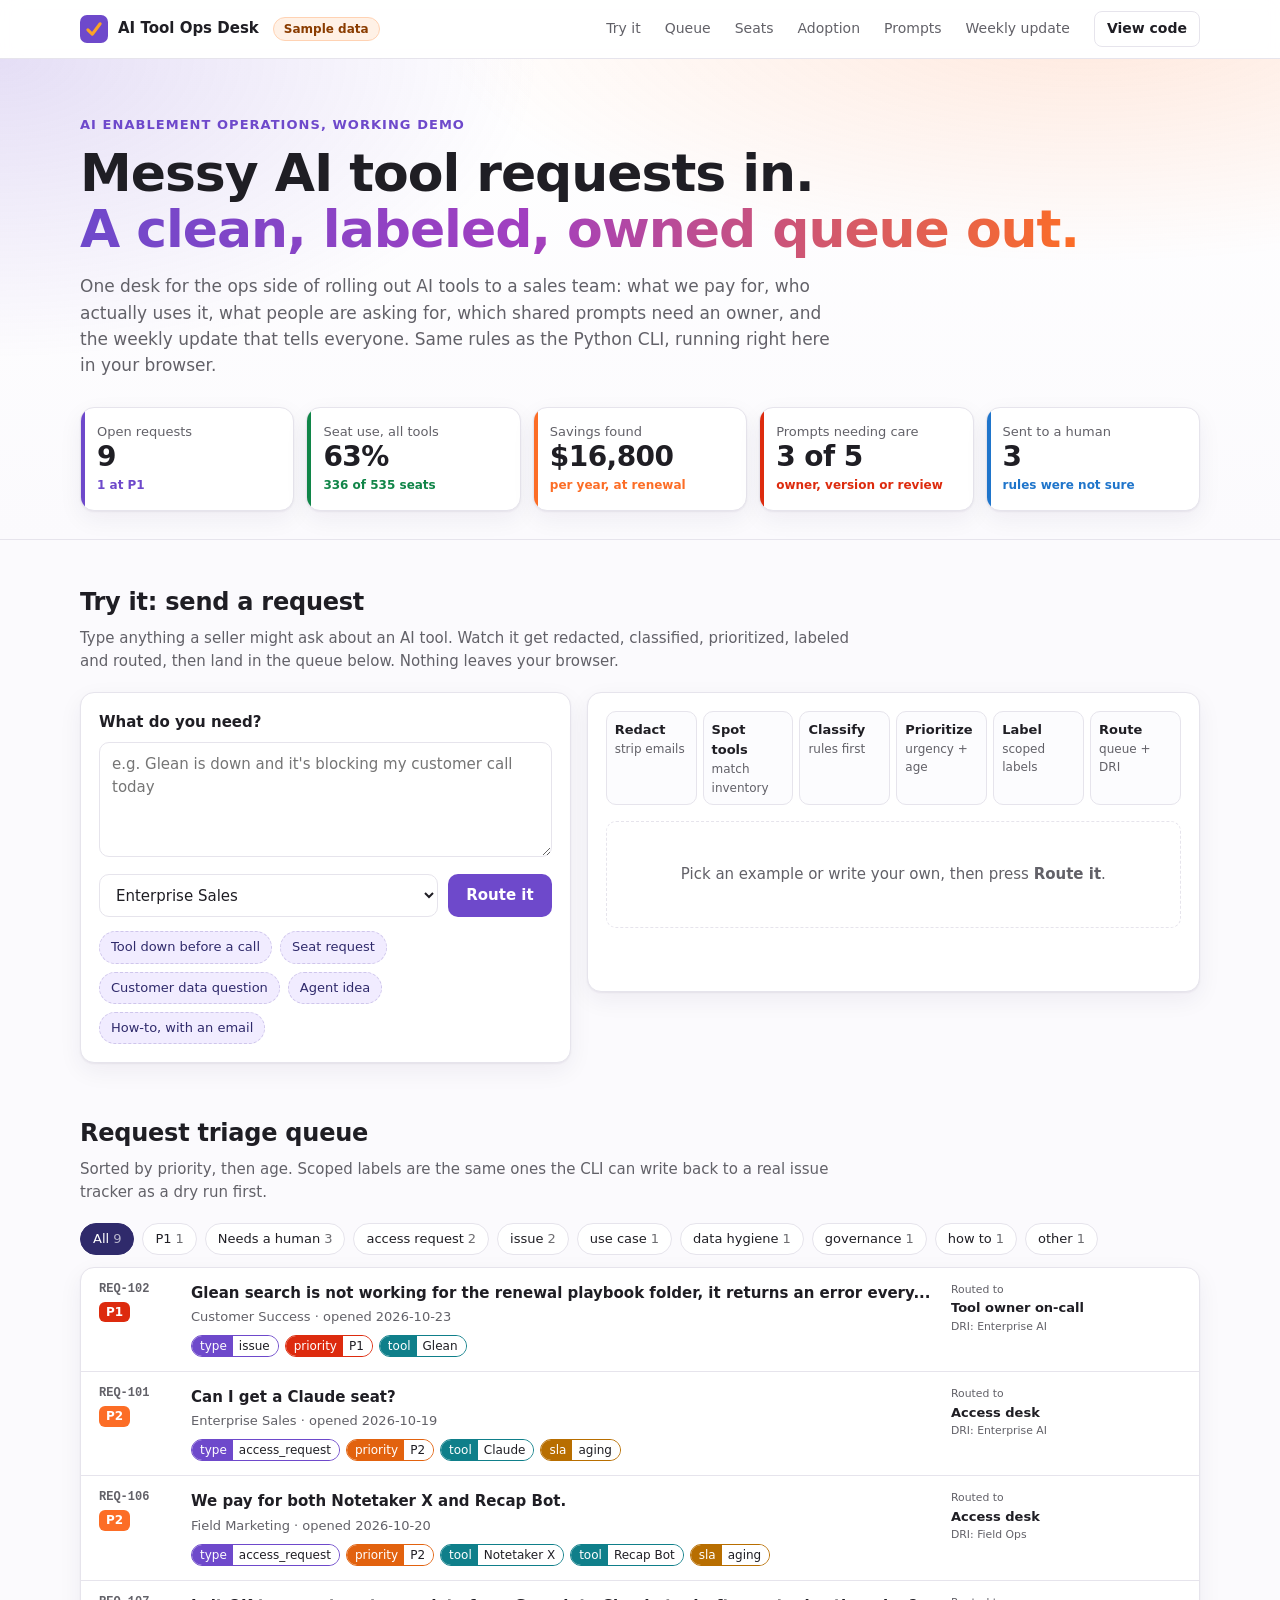
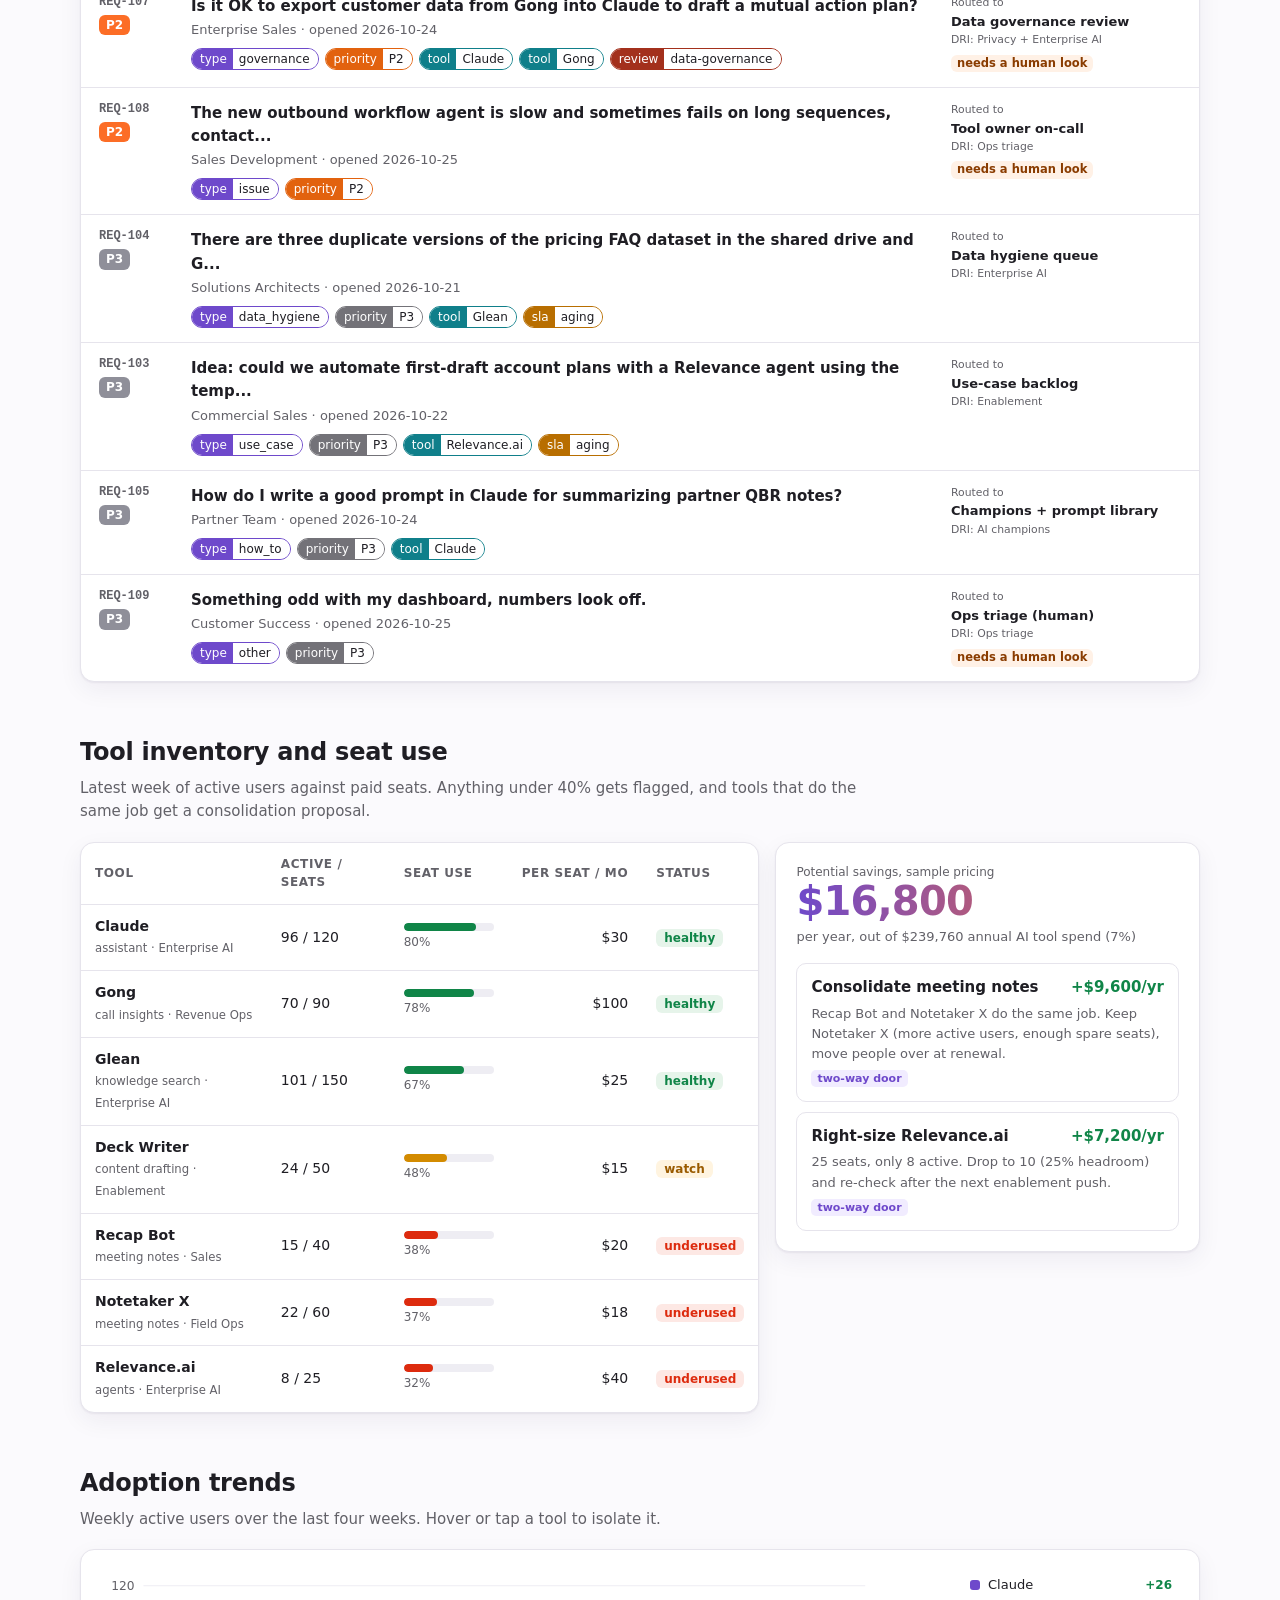
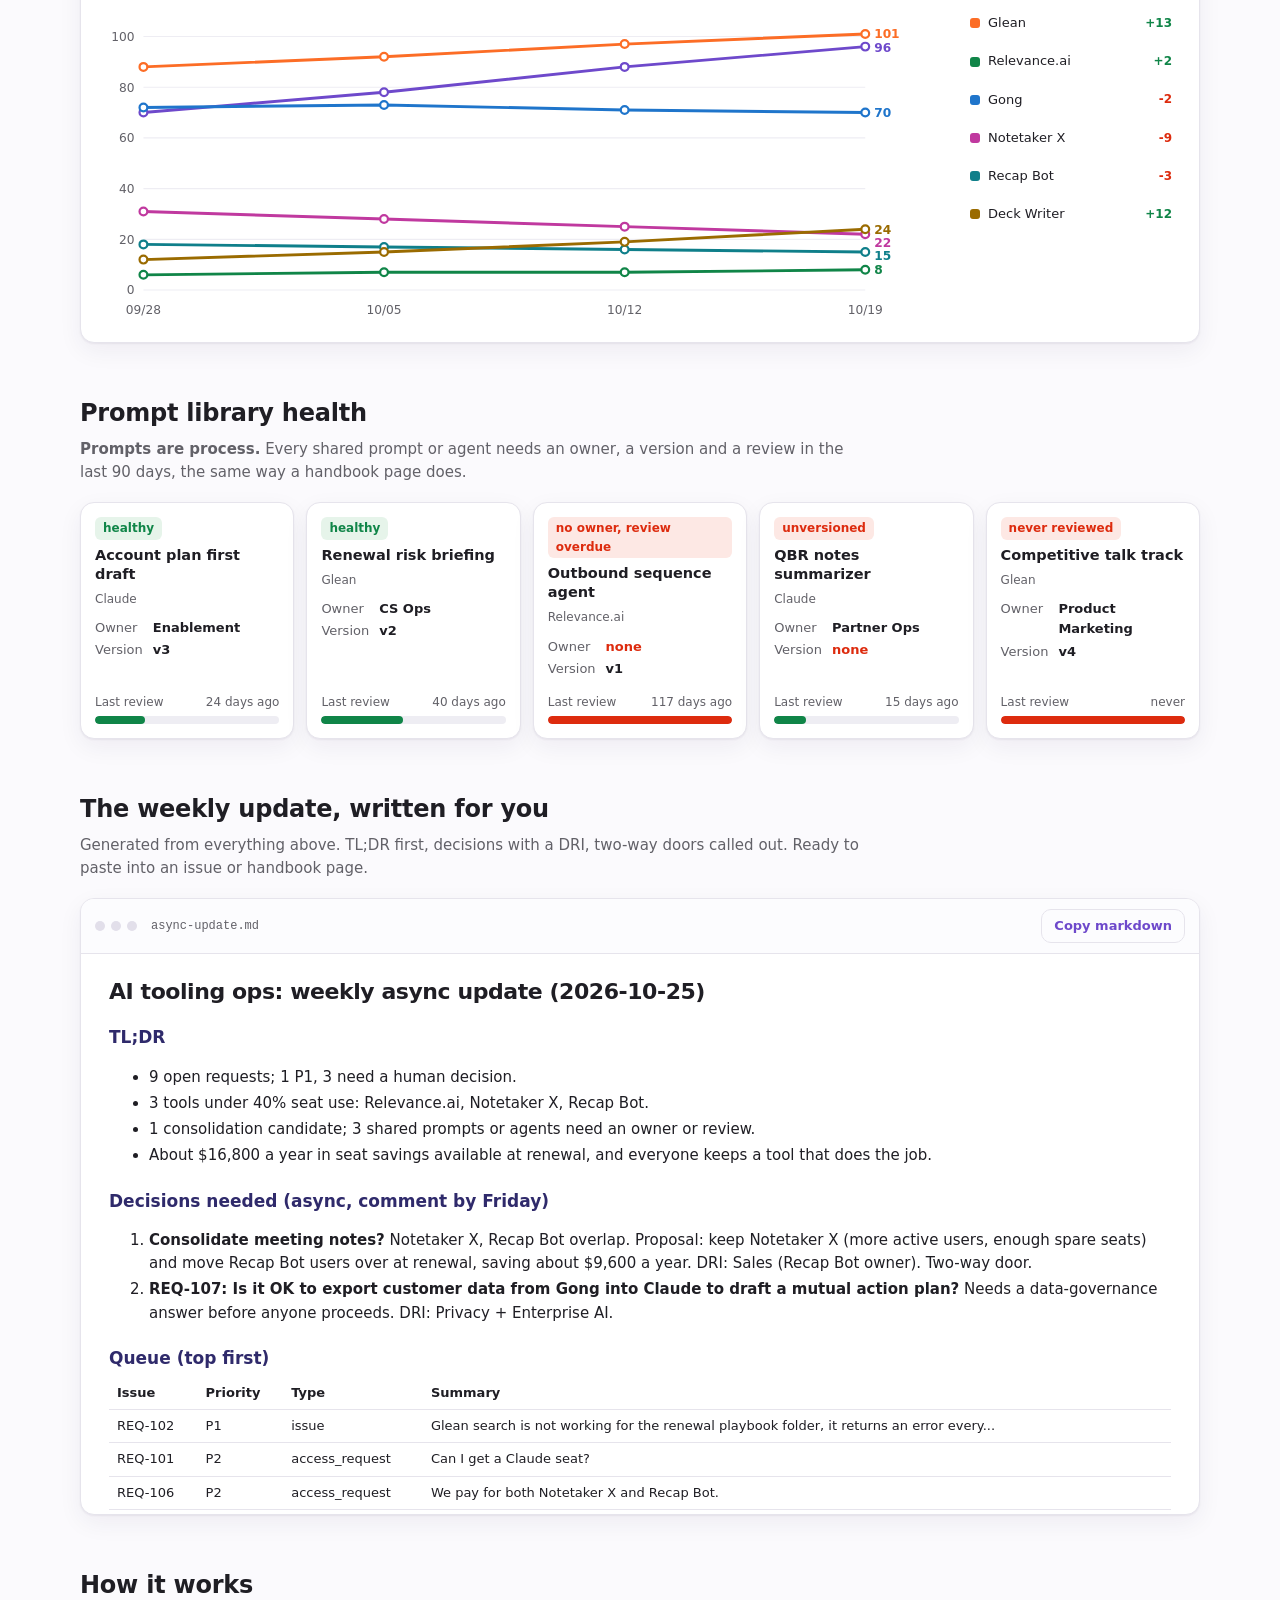
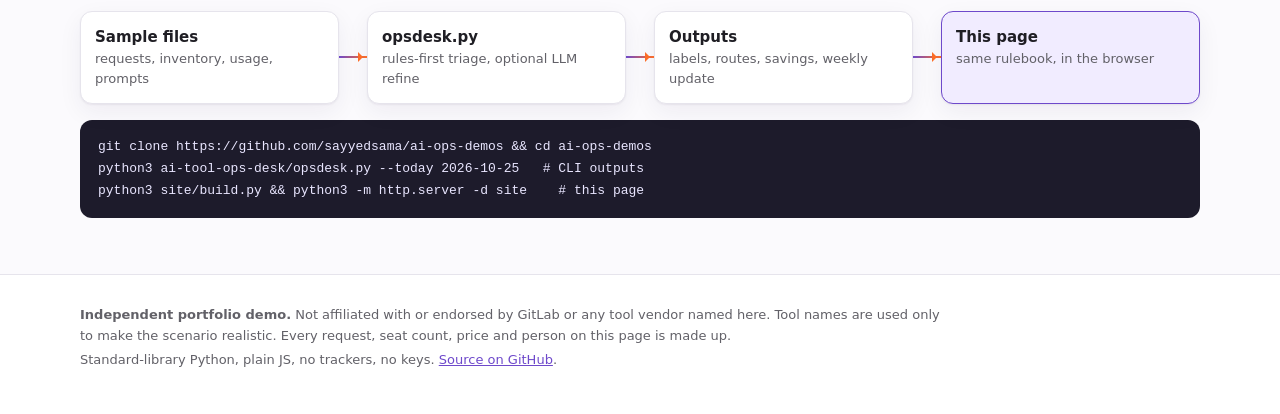
<file: site/index.html>
<!doctype html>
<html lang="en">
<head>
<meta charset="utf-8">
<meta name="viewport" content="width=device-width, initial-scale=1">
<title>AI Tool Ops Desk · live demo with sample data</title>
<meta name="description" content="A working demo of AI enablement ops: tool inventory, seat use, adoption, request triage with scoped labels, prompt library health and an auto-written weekly update. Sample data.">
<meta property="og:title" content="AI Tool Ops Desk · live demo">
<meta property="og:description" content="Messy AI tool requests in. A clean, labeled, owned queue out. Runs in your browser on sample data.">
<link rel="icon" href="data:image/svg+xml,%3Csvg xmlns='http://www.w3.org/2000/svg' viewBox='0 0 32 32'%3E%3Crect width='32' height='32' rx='8' fill='%236e49cb'/%3E%3Cpath d='M9 17l5 5 9-12' stroke='%23fca326' stroke-width='3.5' fill='none' stroke-linecap='round' stroke-linejoin='round'/%3E%3C/svg%3E">
<link rel="stylesheet" href="styles.css">
</head>
<body>
<header class="topbar">
  <div class="wrap topbar-in">
    <a class="brand" href="#top" aria-label="AI Tool Ops Desk home">
      <span class="mark" aria-hidden="true"><svg viewBox="0 0 32 32"><rect width="32" height="32" rx="8"/><path d="M9 17l5 5 9-12"/></svg></span>
      <span>AI Tool Ops Desk</span>
    </a>
    <span class="sample-pill" title="Every name, number and request on this page is made up">Sample data</span>
    <nav class="nav">
      <a href="#try">Try it</a><a href="#queue">Queue</a><a href="#seats">Seats</a><a href="#adoption">Adoption</a><a href="#prompts">Prompts</a><a href="#update">Weekly update</a>
    </nav>
    <a class="gh" href="https://github.com/sayyedsama/ai-ops-demos">View code</a>
  </div>
</header>

<main id="top">
  <section class="hero">
    <div class="wrap">
      <p class="eyebrow">AI enablement operations, working demo</p>
      <h1>Messy AI tool requests in.<br><span class="grad">A clean, labeled, owned queue out.</span></h1>
      <p class="lede">One desk for the ops side of rolling out AI tools to a sales team: what we pay for, who actually uses it, what people are asking for, which shared prompts need an owner, and the weekly update that tells everyone. Same rules as the Python CLI, running right here in your browser.</p>
      <div class="kpis" id="kpis"></div>
    </div>
  </section>

  <section id="try" class="wrap section">
    <div class="sec-head">
      <h2>Try it: send a request</h2>
      <p>Type anything a seller might ask about an AI tool. Watch it get redacted, classified, prioritized, labeled and routed, then land in the queue below. Nothing leaves your browser.</p>
    </div>
    <div class="try">
      <form id="intake" class="panel intake" autocomplete="off">
        <label for="msg">What do you need?</label>
        <textarea id="msg" rows="4" placeholder="e.g. Glean is down and it's blocking my customer call today"></textarea>
        <div class="row">
          <label for="team" class="sr">Team</label>
          <select id="team">
            <option>Enterprise Sales</option><option>Commercial Sales</option><option>Customer Success</option>
            <option>Sales Development</option><option>Solutions Architects</option><option>Partner Team</option>
          </select>
          <button type="submit" class="btn">Route it</button>
        </div>
        <div class="chips" id="examples" aria-label="Example requests"></div>
      </form>
      <div class="panel result" id="result" aria-live="polite">
        <ol class="pipe" id="pipe">
          <li data-step="0"><b>Redact</b><span>strip emails</span></li>
          <li data-step="1"><b>Spot tools</b><span>match inventory</span></li>
          <li data-step="2"><b>Classify</b><span>rules first</span></li>
          <li data-step="3"><b>Prioritize</b><span>urgency + age</span></li>
          <li data-step="4"><b>Label</b><span>scoped labels</span></li>
          <li data-step="5"><b>Route</b><span>queue + DRI</span></li>
        </ol>
        <div id="outcome" class="outcome empty">
          <p>Pick an example or write your own, then press <b>Route it</b>.</p>
        </div>
      </div>
    </div>
  </section>

  <section id="queue" class="wrap section">
    <div class="sec-head">
      <h2>Request triage queue</h2>
      <p>Sorted by priority, then age. Scoped labels are the same ones the CLI can write back to a real issue tracker as a dry run first.</p>
    </div>
    <div class="filters" id="filters" role="toolbar" aria-label="Filter queue"></div>
    <div class="panel"><ul class="queue" id="queue-list"></ul></div>
  </section>

  <section id="seats" class="wrap section">
    <div class="sec-head">
      <h2>Tool inventory and seat use</h2>
      <p>Latest week of active users against paid seats. Anything under 40% gets flagged, and tools that do the same job get a consolidation proposal.</p>
    </div>
    <div class="grid-2">
      <div class="panel"><table class="inv" id="inv"></table></div>
      <div class="panel savings" id="savings"></div>
    </div>
  </section>

  <section id="adoption" class="wrap section">
    <div class="sec-head">
      <h2>Adoption trends</h2>
      <p>Weekly active users over the last four weeks. Hover or tap a tool to isolate it.</p>
    </div>
    <div class="panel chart-panel">
      <div id="chart" class="chart"></div>
      <div id="legend" class="legend"></div>
    </div>
  </section>

  <section id="prompts" class="wrap section">
    <div class="sec-head">
      <h2>Prompt library health</h2>
      <p><b>Prompts are process.</b> Every shared prompt or agent needs an owner, a version and a review in the last 90 days, the same way a handbook page does.</p>
    </div>
    <div class="prompts" id="prompt-cards"></div>
  </section>

  <section id="update" class="wrap section">
    <div class="sec-head">
      <h2>The weekly update, written for you</h2>
      <p>Generated from everything above. TL;DR first, decisions with a DRI, two-way doors called out. Ready to paste into an issue or handbook page.</p>
    </div>
    <div class="panel doc">
      <div class="doc-bar"><span class="dot"></span><span class="dot"></span><span class="dot"></span><span class="doc-name">async-update.md</span>
        <button class="btn ghost" id="copy">Copy markdown</button></div>
      <article id="doc" class="md"></article>
    </div>
  </section>

  <section class="wrap section how">
    <div class="sec-head"><h2>How it works</h2></div>
    <div class="flow">
      <div class="node">Sample files<small>requests, inventory, usage, prompts</small></div><i></i>
      <div class="node">opsdesk.py<small>rules-first triage, optional LLM refine</small></div><i></i>
      <div class="node">Outputs<small>labels, routes, savings, weekly update</small></div><i></i>
      <div class="node hl">This page<small>same rulebook, in the browser</small></div>
    </div>
    <pre class="cmd"><code>git clone https://github.com/sayyedsama/ai-ops-demos && cd ai-ops-demos
python3 ai-tool-ops-desk/opsdesk.py --today 2026-10-25   # CLI outputs
python3 site/build.py && python3 -m http.server -d site    # this page</code></pre>
  </section>
</main>

<footer class="foot">
  <div class="wrap">
    <p><b>Independent portfolio demo.</b> Not affiliated with or endorsed by GitLab or any tool vendor named here. Tool names are used only to make the scenario realistic. Every request, seat count, price and person on this page is made up.</p>
    <p>Standard-library Python, plain JS, no trackers, no keys. <a href="https://github.com/sayyedsama/ai-ops-demos">Source on GitHub</a>.</p>
  </div>
</footer>
<script src="data.js"></script>
<script src="triage.js"></script>
<script src="app.js"></script>
</body>
</html>
</file>
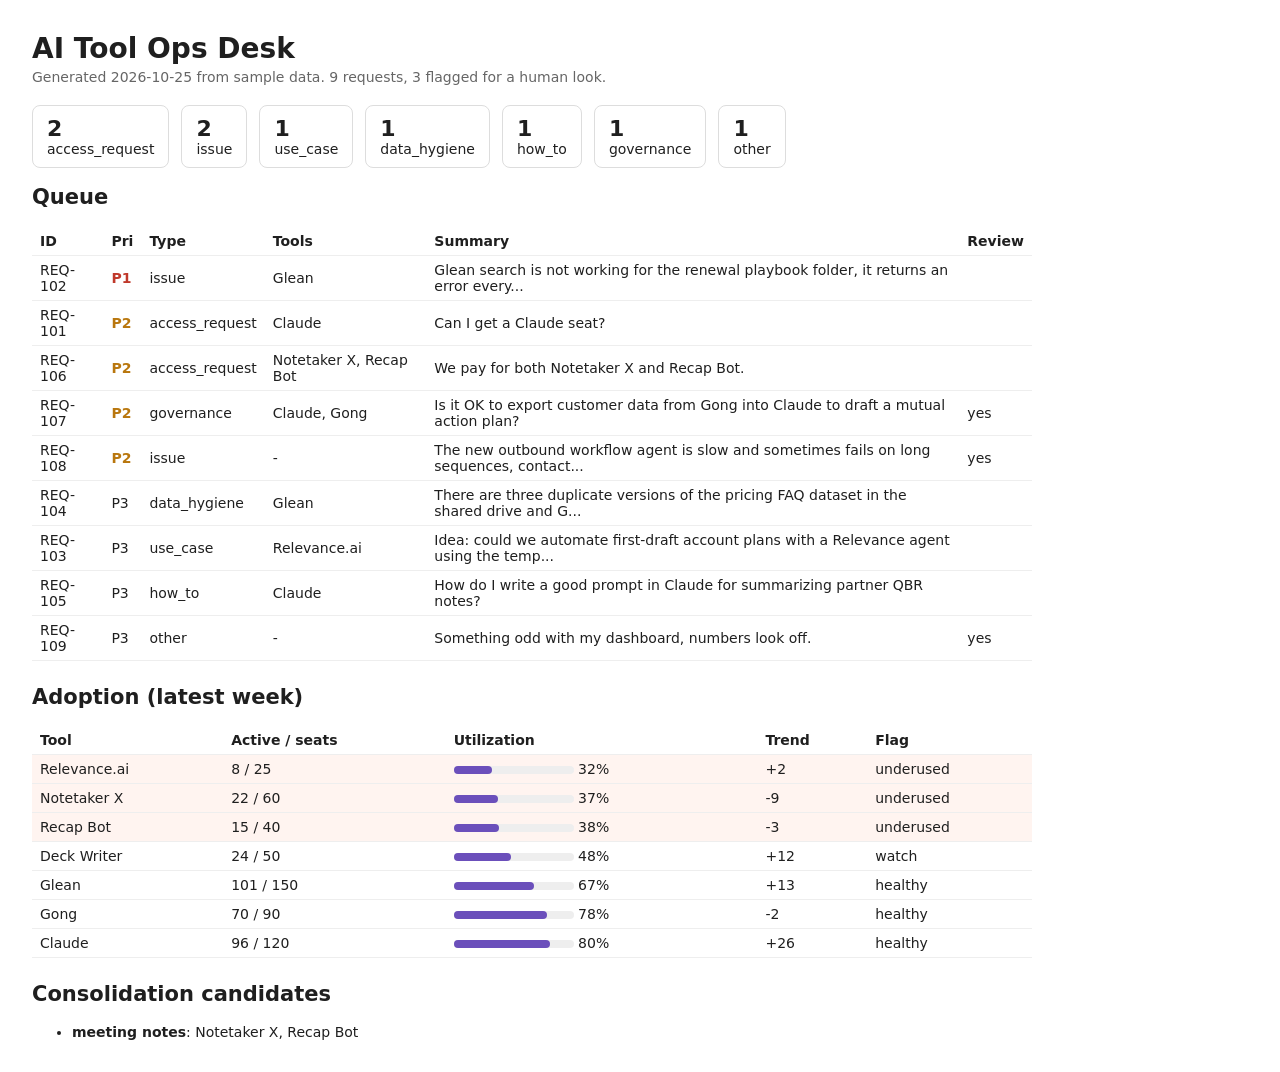
<file: ai-tool-ops-desk/out/dashboard.html>
<!doctype html><html><head><meta charset="utf-8"><title>AI Tool Ops Desk</title>
<style>body{font:14px system-ui,sans-serif;margin:32px;color:#1f1f1f;max-width:1000px}h1{margin:0 0 4px}
.sub{color:#666;margin-bottom:20px}.cards{display:flex;gap:12px;flex-wrap:wrap}.card{border:1px solid #ddd;border-radius:8px;padding:10px 14px}
.card b{display:block;font-size:22px}table{border-collapse:collapse;width:100%;margin:12px 0 24px}td,th{border-bottom:1px solid #eee;padding:6px 8px;text-align:left}
.bar{display:inline-block;width:120px;height:8px;background:#eee;border-radius:4px;vertical-align:middle}.bar span{display:block;height:8px;background:#6b4fbb;border-radius:4px}
.underused td{background:#fff4f0}.p1{color:#c0392b;font-weight:600}.p2{color:#b9770e;font-weight:600}</style></head><body>
<h1>AI Tool Ops Desk</h1><div class="sub">Generated 2026-10-25 from sample data. 9 requests, 3 flagged for a human look.</div>
<div class="cards"><div class='card'><b>2</b><span>access_request</span></div><div class='card'><b>2</b><span>issue</span></div><div class='card'><b>1</b><span>use_case</span></div><div class='card'><b>1</b><span>data_hygiene</span></div><div class='card'><b>1</b><span>how_to</span></div><div class='card'><b>1</b><span>governance</span></div><div class='card'><b>1</b><span>other</span></div></div><h2>Queue</h2><table><tr><th>ID</th><th>Pri</th><th>Type</th><th>Tools</th><th>Summary</th><th>Review</th></tr><tr><td>REQ-102</td><td class='p1'>P1</td><td>issue</td><td>Glean</td><td>Glean search is not working for the renewal playbook folder, it returns an error every...</td><td></td></tr><tr><td>REQ-101</td><td class='p2'>P2</td><td>access_request</td><td>Claude</td><td>Can I get a Claude seat?</td><td></td></tr><tr><td>REQ-106</td><td class='p2'>P2</td><td>access_request</td><td>Notetaker X, Recap Bot</td><td>We pay for both Notetaker X and Recap Bot.</td><td></td></tr><tr><td>REQ-107</td><td class='p2'>P2</td><td>governance</td><td>Claude, Gong</td><td>Is it OK to export customer data from Gong into Claude to draft a mutual action plan?</td><td>yes</td></tr><tr><td>REQ-108</td><td class='p2'>P2</td><td>issue</td><td>-</td><td>The new outbound workflow agent is slow and sometimes fails on long sequences, contact...</td><td>yes</td></tr><tr><td>REQ-104</td><td class='p3'>P3</td><td>data_hygiene</td><td>Glean</td><td>There are three duplicate versions of the pricing FAQ dataset in the shared drive and G...</td><td></td></tr><tr><td>REQ-103</td><td class='p3'>P3</td><td>use_case</td><td>Relevance.ai</td><td>Idea: could we automate first-draft account plans with a Relevance agent using the temp...</td><td></td></tr><tr><td>REQ-105</td><td class='p3'>P3</td><td>how_to</td><td>Claude</td><td>How do I write a good prompt in Claude for summarizing partner QBR notes?</td><td></td></tr><tr><td>REQ-109</td><td class='p3'>P3</td><td>other</td><td>-</td><td>Something odd with my dashboard, numbers look off.</td><td>yes</td></tr></table>
<h2>Adoption (latest week)</h2><table><tr><th>Tool</th><th>Active / seats</th><th>Utilization</th><th>Trend</th><th>Flag</th></tr><tr class='underused'><td>Relevance.ai</td><td>8 / 25</td><td><div class="bar"><span style="width:32%"></span></div> 32%</td><td>+2</td><td>underused</td></tr><tr class='underused'><td>Notetaker X</td><td>22 / 60</td><td><div class="bar"><span style="width:37%"></span></div> 37%</td><td>-9</td><td>underused</td></tr><tr class='underused'><td>Recap Bot</td><td>15 / 40</td><td><div class="bar"><span style="width:38%"></span></div> 38%</td><td>-3</td><td>underused</td></tr><tr class='watch'><td>Deck Writer</td><td>24 / 50</td><td><div class="bar"><span style="width:48%"></span></div> 48%</td><td>+12</td><td>watch</td></tr><tr class='healthy'><td>Glean</td><td>101 / 150</td><td><div class="bar"><span style="width:67%"></span></div> 67%</td><td>+13</td><td>healthy</td></tr><tr class='healthy'><td>Gong</td><td>70 / 90</td><td><div class="bar"><span style="width:78%"></span></div> 78%</td><td>-2</td><td>healthy</td></tr><tr class='healthy'><td>Claude</td><td>96 / 120</td><td><div class="bar"><span style="width:80%"></span></div> 80%</td><td>+26</td><td>healthy</td></tr></table>
<h2>Consolidation candidates</h2><ul><li><b>meeting notes</b>: Notetaker X, Recap Bot</li></ul></body></html>
</file>
<file: site/styles.css>
:root{
  --ink:#1f1e24;--muted:#626168;--line:#e6e4ec;--bg:#fbfafd;--panel:#fff;
  --purple:#6e49cb;--purple-d:#2f2a6b;--purple-l:#f1ecff;--orange:#fc6d26;--amber:#fca326;
  --red:#dd2b0e;--green:#108548;--blue:#1f75cb;--teal:#0f7f8a;
  --r:14px;--shadow:0 1px 2px rgba(30,20,60,.06),0 8px 24px rgba(30,20,60,.06);
}
*{box-sizing:border-box}
html{scroll-behavior:smooth;scroll-padding-top:72px}
body{margin:0;font:15px/1.55 ui-sans-serif,system-ui,-apple-system,"Segoe UI",Roboto,"Helvetica Neue",Arial,sans-serif;color:var(--ink);background:var(--bg);-webkit-font-smoothing:antialiased}
a{color:var(--purple)}
.wrap{max-width:1160px;margin:0 auto;padding:0 20px}
.sr{position:absolute;width:1px;height:1px;overflow:hidden;clip:rect(0 0 0 0)}
/* top bar */
.topbar{position:sticky;top:0;z-index:20;background:rgba(255,255,255,.86);backdrop-filter:saturate(1.6) blur(10px);border-bottom:1px solid var(--line)}
.topbar-in{display:flex;align-items:center;gap:14px;height:58px}
.brand{display:flex;align-items:center;gap:10px;font-weight:700;color:var(--ink);text-decoration:none;white-space:nowrap}
.mark svg{width:28px;height:28px;display:block}.mark rect{fill:var(--purple)}.mark path{stroke:var(--amber);stroke-width:3.5;fill:none;stroke-linecap:round;stroke-linejoin:round}
.sample-pill{font-size:12px;font-weight:600;color:#8a3c00;background:#fff1e6;border:1px solid #ffd2b3;border-radius:99px;padding:2px 10px;white-space:nowrap}
.nav{display:flex;gap:4px;margin-left:auto;overflow-x:auto}
.nav a{color:var(--muted);text-decoration:none;font-size:14px;padding:6px 10px;border-radius:8px;white-space:nowrap}
.nav a:hover{background:var(--purple-l);color:var(--purple)}
.gh{font-size:14px;font-weight:600;text-decoration:none;border:1px solid var(--line);padding:6px 12px;border-radius:8px;white-space:nowrap;color:var(--ink)}
.gh:hover{border-color:var(--purple);color:var(--purple)}
/* hero */
.hero{background:radial-gradient(1100px 420px at 85% -10%,rgba(252,109,38,.16),transparent 60%),radial-gradient(900px 500px at 0% 0%,rgba(110,73,203,.18),transparent 60%),linear-gradient(#fff,var(--bg));padding:56px 0 28px;border-bottom:1px solid var(--line)}
.eyebrow{margin:0 0 10px;font-size:13px;font-weight:700;letter-spacing:.08em;text-transform:uppercase;color:var(--purple)}
h1{font-size:clamp(30px,4.6vw,52px);line-height:1.08;letter-spacing:-.02em;margin:0 0 16px}
.grad{background:linear-gradient(90deg,var(--purple),#a23fc0 45%,var(--orange));-webkit-background-clip:text;background-clip:text;color:transparent}
.lede{max-width:760px;font-size:17px;color:var(--muted);margin:0 0 28px}
.kpis{display:grid;grid-template-columns:repeat(5,1fr);gap:12px}
.kpi{background:var(--panel);border:1px solid var(--line);border-radius:var(--r);padding:14px 16px;box-shadow:var(--shadow);position:relative;overflow:hidden}
.kpi:before{content:"";position:absolute;inset:0 auto 0 0;width:4px;background:var(--c,var(--purple))}
.kpi b{display:block;font-size:28px;line-height:1.1;letter-spacing:-.02em;font-variant-numeric:tabular-nums}
.kpi span{display:block;font-size:13px;color:var(--muted)}
.kpi em{font-style:normal;font-size:12px;font-weight:600;color:var(--c,var(--purple))}
.kpi.bump{animation:bump .6s ease}
@keyframes bump{40%{transform:translateY(-3px);box-shadow:0 10px 28px rgba(110,73,203,.25)}}
/* sections */
.section{padding:44px 20px 8px}
.sec-head h2{font-size:24px;letter-spacing:-.01em;margin:0 0 6px}
.sec-head p{margin:0 0 18px;color:var(--muted);max-width:780px}
.panel{background:var(--panel);border:1px solid var(--line);border-radius:var(--r);box-shadow:var(--shadow)}
.grid-2{display:grid;grid-template-columns:1.6fr 1fr;gap:16px;align-items:start}
.btn{font:inherit;font-weight:600;background:var(--purple);color:#fff;border:0;border-radius:10px;padding:10px 18px;cursor:pointer;transition:transform .1s,background .2s}
.btn:hover{background:#5b37b8}.btn:active{transform:scale(.98)}
.btn.ghost{background:transparent;color:var(--purple);border:1px solid var(--line);padding:6px 12px;font-size:13px}
.btn.ghost:hover{border-color:var(--purple)}
/* try it */
.try{display:grid;grid-template-columns:1fr 1.25fr;gap:16px;align-items:start}
.intake{padding:18px}
.intake label{font-weight:600;display:block;margin-bottom:8px}
textarea,select{font:inherit;width:100%;border:1px solid var(--line);border-radius:10px;padding:10px 12px;background:#fff;color:var(--ink)}
textarea:focus,select:focus{outline:2px solid rgba(110,73,203,.35);border-color:var(--purple)}
textarea{resize:vertical;min-height:96px}
.row{display:flex;gap:10px;margin-top:10px}.row select{flex:1}
.chips{display:flex;flex-wrap:wrap;gap:8px;margin-top:14px}
.chip{font:inherit;font-size:13px;border:1px dashed #cfc6ec;background:var(--purple-l);color:var(--purple-d);border-radius:99px;padding:5px 11px;cursor:pointer;text-align:left}
.chip:hover{border-style:solid;border-color:var(--purple)}
.result{padding:18px;min-height:300px}
.pipe{list-style:none;margin:0 0 16px;padding:0;display:grid;grid-template-columns:repeat(6,1fr);gap:6px;counter-reset:s}
.pipe li{position:relative;border:1px solid var(--line);border-radius:10px;padding:8px 8px 7px;font-size:12px;color:var(--muted);background:#fcfcfe;transition:all .25s}
.pipe li b{display:block;font-size:13px;color:var(--ink)}
.pipe li.on{border-color:var(--purple);background:var(--purple-l);color:var(--purple-d)}
.pipe li.on:after{content:"✓";position:absolute;top:6px;right:8px;color:var(--purple);font-weight:700}
.outcome.empty{color:var(--muted);border:1px dashed var(--line);border-radius:10px;padding:26px;text-align:center}
.issue{border:1px solid var(--line);border-radius:12px;overflow:hidden;animation:rise .35s ease}
@keyframes rise{from{opacity:0;transform:translateY(6px)}}
.issue-h{padding:14px 16px;border-bottom:1px solid var(--line)}
.issue-h .meta{font-size:12px;color:var(--muted)}
.issue-h h3{margin:4px 0 10px;font-size:17px;line-height:1.35}
.issue-b{display:grid;grid-template-columns:1fr 1fr;gap:0}
.issue-b>div{padding:12px 16px;border-right:1px solid var(--line);border-bottom:1px solid var(--line)}
.issue-b>div:nth-child(2n){border-right:0}
.issue-b small{display:block;color:var(--muted);font-size:12px}
.issue-b strong{font-size:14px}
.why{padding:12px 16px;font-size:13px;color:var(--muted);background:#fcfcfe;border-bottom:1px solid var(--line)}
.why code{background:var(--purple-l);color:var(--purple-d);padding:1px 5px;border-radius:5px;font-size:12px}
.notif{display:flex;gap:10px;padding:12px 16px;align-items:flex-start;background:#fff}
.notif .av{flex:none;width:30px;height:30px;border-radius:8px;background:var(--purple);display:grid;place-items:center;color:#fff;font-weight:700;font-size:13px}
.notif p{margin:0;font-size:13.5px}.notif p b{font-size:13px}
.notif .bot{font-size:11px;color:#fff;background:#8f8f99;border-radius:4px;padding:0 4px;margin-left:4px;vertical-align:1px}
.sheet{font:12px ui-monospace,SFMono-Regular,Menlo,monospace;padding:10px 16px;background:#f6fbf7;color:#205c33;border-top:1px solid var(--line);overflow-x:auto;white-space:nowrap}
/* labels, GitLab-style scoped pills */
.labels{display:flex;flex-wrap:wrap;gap:6px}
.lbl{display:inline-flex;font-size:12px;line-height:20px;border-radius:99px;overflow:hidden;border:1.5px solid var(--lc);white-space:nowrap}
.lbl .k{background:var(--lc);color:#fff;padding:0 6px 0 8px}
.lbl .v{background:#fff;color:var(--ink);padding:0 8px 0 6px}
/* filters + queue */
.filters{display:flex;flex-wrap:wrap;gap:8px;margin-bottom:12px}
.filters button{font:inherit;font-size:13px;border:1px solid var(--line);background:#fff;border-radius:99px;padding:5px 12px;cursor:pointer;color:var(--ink)}
.filters button[aria-pressed=true]{background:var(--purple-d);border-color:var(--purple-d);color:#fff}
.filters button span{opacity:.65;margin-left:4px}
.queue{list-style:none;margin:0;padding:0}
.queue li{display:grid;grid-template-columns:78px 1fr 230px;gap:14px;padding:14px 18px;border-bottom:1px solid var(--line);align-items:start}
.queue li:last-child{border-bottom:0}
.queue li.new{background:linear-gradient(90deg,#fff6ef,transparent);animation:flash 1.8s ease}
@keyframes flash{0%{background:#ffe3cf}}
.qid{font:600 12px ui-monospace,SFMono-Regular,Menlo,monospace;color:var(--muted)}
.pri{display:inline-block;margin-top:6px;font-size:12px;font-weight:700;border-radius:6px;padding:1px 7px;color:#fff}
.pri.P1{background:var(--red)}.pri.P2{background:var(--orange)}.pri.P3{background:#8f8f99}
.qtext{font-weight:600}
.qsub{font-size:13px;color:var(--muted);margin:2px 0 8px}
.qroute{font-size:13px}
.qroute small{display:block;color:var(--muted)}
.flag{display:inline-block;font-size:11.5px;font-weight:600;color:#8a3c00;background:#fff1e6;border-radius:6px;padding:0 6px;margin-top:6px}
/* inventory */
.inv{width:100%;border-collapse:collapse;font-size:14px}
.inv th{font-size:12px;text-transform:uppercase;letter-spacing:.05em;color:var(--muted);text-align:left;font-weight:600;padding:12px 14px;border-bottom:1px solid var(--line)}
.inv td{padding:11px 14px;border-bottom:1px solid var(--line);vertical-align:middle}
.inv tr:last-child td{border-bottom:0}
.inv .tool b{display:block}.inv .tool small{color:var(--muted)}
.meter{height:8px;background:#eeedf3;border-radius:99px;overflow:hidden;min-width:90px}
.meter span{display:block;height:100%;border-radius:99px;background:var(--mc,var(--green));width:0;transition:width .9s cubic-bezier(.2,.8,.2,1)}
.pct{font-size:12px;color:var(--muted);font-variant-numeric:tabular-nums}
.tag{font-size:12px;font-weight:600;border-radius:6px;padding:2px 8px;white-space:nowrap}
.tag.healthy{background:#e6f4ea;color:var(--green)}.tag.watch{background:#fff4e0;color:#9a5b00}.tag.underused{background:#fde8e4;color:var(--red)}
.num{text-align:right;font-variant-numeric:tabular-nums;white-space:nowrap}
.savings{padding:20px}
.savings .big{font-size:40px;font-weight:800;letter-spacing:-.02em;line-height:1;background:linear-gradient(90deg,var(--purple),var(--orange));-webkit-background-clip:text;background-clip:text;color:transparent}
.savings .of{color:var(--muted);font-size:13px;margin:6px 0 16px}
.move{border:1px solid var(--line);border-radius:10px;padding:12px 14px;margin-top:10px}
.move .h{display:flex;justify-content:space-between;gap:8px;font-weight:600}
.move .h span{color:var(--green);white-space:nowrap}
.move p{margin:4px 0 0;font-size:13px;color:var(--muted)}
.door{display:inline-block;font-size:11px;font-weight:700;color:var(--purple);background:var(--purple-l);border-radius:5px;padding:0 6px;margin-top:6px}
/* chart */
.chart-panel{padding:18px;display:grid;grid-template-columns:1fr 220px;gap:18px}
.chart svg{width:100%;height:auto;display:block}
.chart .gridl{stroke:#eeedf3}.chart text{font-size:11px;fill:var(--muted)}
.chart .ln{fill:none;stroke-width:2.6;stroke-linecap:round;stroke-linejoin:round;transition:opacity .2s;stroke-dasharray:var(--len);stroke-dashoffset:var(--len);animation:draw 1.2s ease forwards}
@keyframes draw{to{stroke-dashoffset:0}}
.chart .pt{transition:opacity .2s}
.chart.focus .ln,.chart.focus .pt,.chart.focus .end{opacity:.12}
.chart.focus .on{opacity:1!important}
.legend{display:flex;flex-direction:column;gap:4px}
.legend button{font:inherit;font-size:13px;display:flex;align-items:center;gap:8px;border:1px solid transparent;background:none;border-radius:8px;padding:6px 8px;cursor:pointer;text-align:left;color:var(--ink)}
.legend button:hover,.legend button.on{border-color:var(--line);background:#fcfcfe}
.legend i{width:10px;height:10px;border-radius:3px;flex:none}
.legend em{margin-left:auto;font-style:normal;font-weight:700;font-size:12px}
.legend em.up{color:var(--green)}.legend em.down{color:var(--red)}
/* prompts */
.prompts{display:grid;grid-template-columns:repeat(5,1fr);gap:12px}
.pc{padding:14px;display:flex;flex-direction:column;gap:6px}
.pc h4{margin:0;font-size:14.5px;line-height:1.3}
.pc .plat{font-size:12px;color:var(--muted)}
.pc dl{margin:4px 0 0;display:grid;grid-template-columns:auto 1fr;gap:2px 10px;font-size:13px}
.pc dt{color:var(--muted)}.pc dd{margin:0;font-weight:600}
.pc dd.miss{color:var(--red)}
.fresh{margin-top:auto;padding-top:8px}
.fresh small{display:flex;justify-content:space-between;color:var(--muted);font-size:12px;margin-bottom:4px}
.pc .st{font-size:12px;font-weight:600;border-radius:6px;padding:2px 8px;align-self:flex-start}
.pc .st.ok{background:#e6f4ea;color:var(--green)}.pc .st.bad{background:#fde8e4;color:var(--red)}
/* doc */
.doc{overflow:hidden}
.doc-bar{display:flex;align-items:center;gap:6px;padding:10px 14px;border-bottom:1px solid var(--line);background:#fcfcfe}
.doc-bar .dot{width:10px;height:10px;border-radius:50%;background:#e2dfea}
.doc-name{font:12px ui-monospace,SFMono-Regular,Menlo,monospace;color:var(--muted);margin-left:8px}
.doc-bar .btn{margin-left:auto}
.md{padding:8px 28px 22px;max-height:560px;overflow:auto}
.md h1{font-size:22px;margin:18px 0 8px}.md h2{font-size:17px;margin:20px 0 6px;color:var(--purple-d)}
.md table{border-collapse:collapse;font-size:13px;width:100%}.md td,.md th{border-bottom:1px solid var(--line);padding:6px 8px;text-align:left}
.md li{margin:3px 0}.md code{background:var(--purple-l);padding:1px 5px;border-radius:5px}
/* how */
.flow{display:flex;align-items:stretch;gap:0;flex-wrap:wrap}
.flow .node{flex:1;min-width:170px;background:#fff;border:1px solid var(--line);border-radius:12px;padding:14px;font-weight:700;box-shadow:var(--shadow)}
.flow .node small{display:block;font-weight:400;color:var(--muted);font-size:13px}
.flow .node.hl{border-color:var(--purple);background:var(--purple-l)}
.flow i{width:28px;align-self:center;height:2px;background:linear-gradient(90deg,var(--purple),var(--orange));position:relative}
.flow i:after{content:"";position:absolute;right:-1px;top:-4px;border:5px solid transparent;border-left-color:var(--orange)}
.cmd{margin:16px 0 0;background:#1d1b2b;color:#e9e6ff;border-radius:12px;padding:16px 18px;overflow-x:auto;font:13px/1.7 ui-monospace,SFMono-Regular,Menlo,monospace}
.foot{margin-top:48px;border-top:1px solid var(--line);padding:26px 0 40px;font-size:13px;color:var(--muted);background:#fff}
.foot p{margin:4px 0;max-width:860px}
/* responsive */
@media (max-width:1000px){.kpis{grid-template-columns:repeat(3,1fr)}.prompts{grid-template-columns:repeat(2,1fr)}.grid-2,.try{grid-template-columns:1fr}.nav{display:none}}
@media (max-width:640px){.kpis{grid-template-columns:repeat(2,1fr)}.pipe{grid-template-columns:repeat(3,1fr)}.queue li{grid-template-columns:1fr}.chart-panel{grid-template-columns:1fr}
  .prompts{grid-template-columns:1fr}.issue-b{grid-template-columns:1fr}.issue-b>div{border-right:0}.inv .hide-s{display:none}.flow i{display:none}.flow{gap:8px}.hero{padding-top:34px}.sample-pill{display:none}}
@media (prefers-reduced-motion:reduce){*{animation:none!important;transition:none!important}html{scroll-behavior:auto}}
@media (prefers-reduced-motion:reduce){.chart .ln{stroke-dasharray:none;stroke-dashoffset:0}}
.shot *{animation:none!important;transition:none!important}.shot .chart .ln{stroke-dasharray:none;stroke-dashoffset:0}
.try>*,.grid-2>*,.chart-panel>*{min-width:0}
.md blockquote{margin:8px 0;padding:12px 16px;border-left:4px solid var(--orange);background:#fff8f3;border-radius:0 10px 10px 0}
</file>
